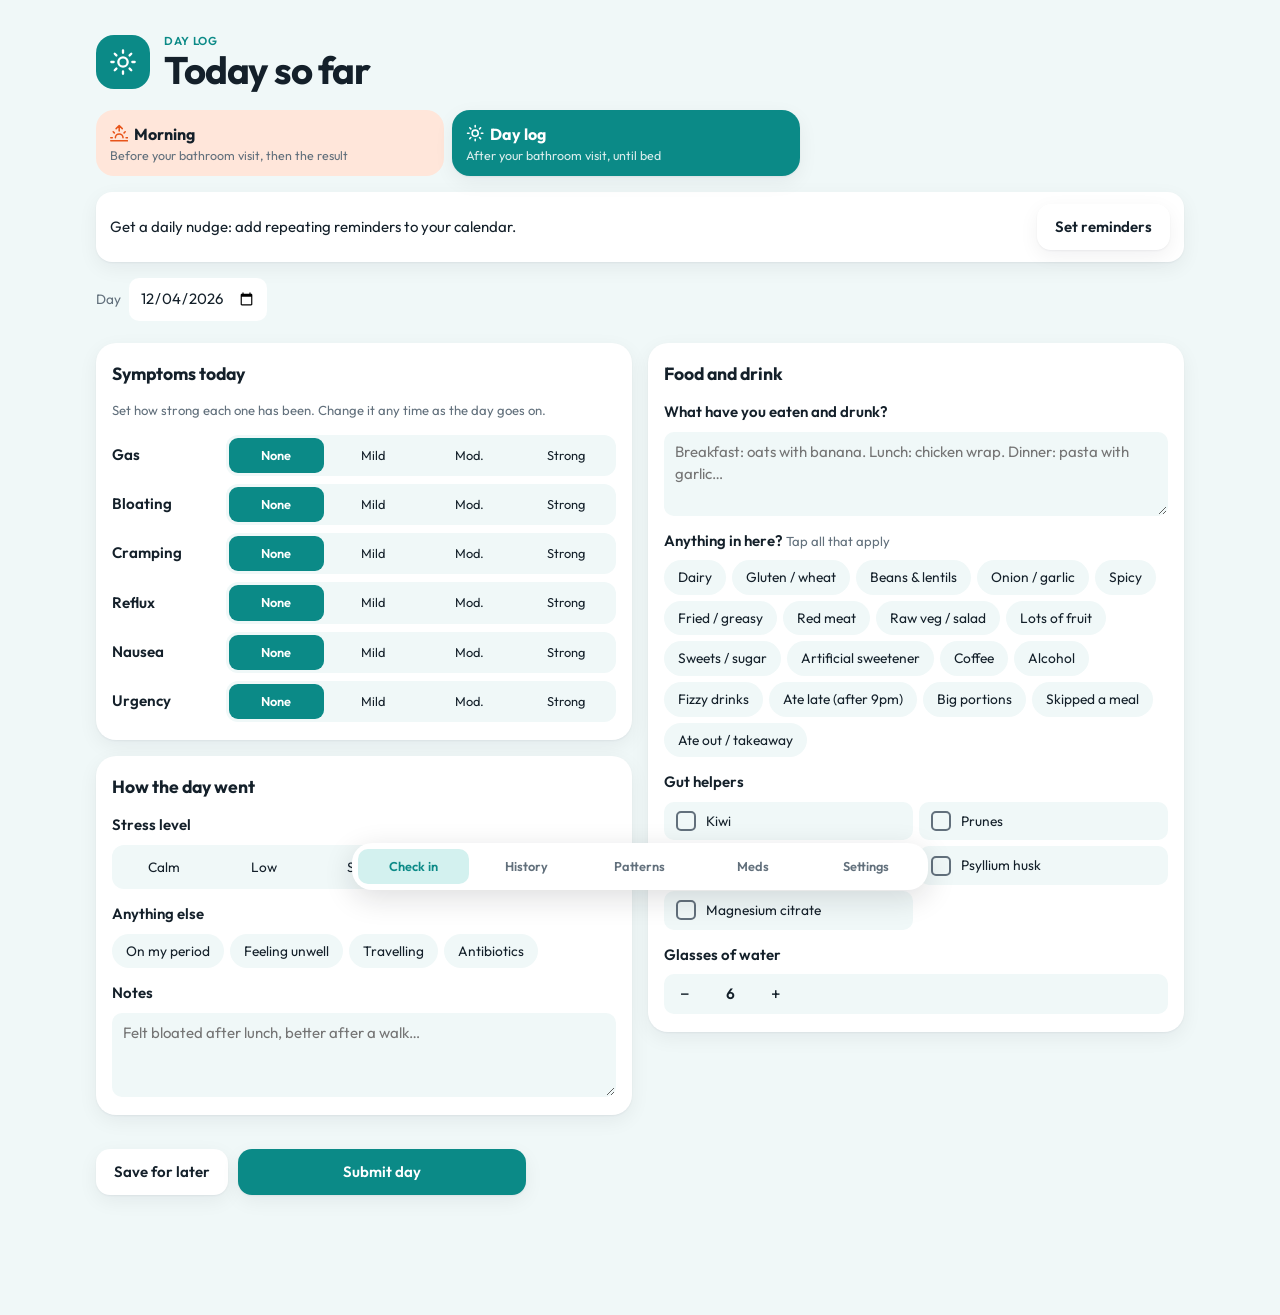
<file: index.html>
<!doctype html>
<html lang="en">
<head>
<meta charset="utf-8">
<meta name="viewport" content="width=device-width, initial-scale=1, viewport-fit=cover">
<meta name="theme-color" content="#0b8a87">
<meta name="apple-mobile-web-app-capable" content="yes">
<meta name="apple-mobile-web-app-title" content="Digestiv">
<link rel="manifest" href="manifest.webmanifest">
<link rel="icon" href="icon.svg" type="image/svg+xml">
<link rel="apple-touch-icon" href="apple-touch-icon.png">
<style>:root{padding-top:env(safe-area-inset-top,0px)}</style>
<title>Digestiv</title>
<link rel="preconnect" href="https://fonts.googleapis.com">
<link rel="preconnect" href="https://fonts.gstatic.com" crossorigin>
<link rel="stylesheet" href="https://fonts.googleapis.com/css2?family=Bricolage+Grotesque:opsz,wght@12..96,500;12..96,700&family=Figtree:wght@400;500;600&display=swap">
<style>
/* Layout: one phone-width column; sticky tab bar at the bottom; check-in is a stack of quiet sections */
:root {
  --bg: #f1f4ee;
  --surface: #ffffff;
  --ink: #1d2a23;
  --muted: #5d6c64;
  --line: #d7dfd5;
  --accent: #2c6a55;
  --accent-ink: #ffffff;
  --accent-soft: #dbeae2;
  --s1: #c2553a; --s2: #d68a3c; --s3: #c3a63a; --s4: #74a257; --s5: #36845e;
  --display: "Bricolage Grotesque", "Avenir Next", "Segoe UI", system-ui, sans-serif;
  --body: "Figtree", "Helvetica Neue", "Segoe UI", system-ui, sans-serif;
}
@media (prefers-color-scheme: dark) {
  :root:not([data-theme="light"]) {
    --bg: #111814; --surface: #19221d; --ink: #e3ebe5; --muted: #98a99f; --line: #2a362f;
    --accent: #7cc4a4; --accent-ink: #0f1a14; --accent-soft: #1e382c;
    --s1: #e0775c; --s2: #e4a35a; --s3: #d8c25a; --s4: #92c174; --s5: #5cb486;
    color-scheme: dark;
  }
}
:root[data-theme="dark"] {
  --bg: #111814; --surface: #19221d; --ink: #e3ebe5; --muted: #98a99f; --line: #2a362f;
  --accent: #7cc4a4; --accent-ink: #0f1a14; --accent-soft: #1e382c;
  --s1: #e0775c; --s2: #e4a35a; --s3: #d8c25a; --s4: #92c174; --s5: #5cb486;
  color-scheme: dark;
}
* { box-sizing: border-box; }
[hidden] { display: none !important; }
html, body { background: var(--bg); color: var(--ink); }
body { margin: 0; font: 15px/1.5 var(--body); -webkit-font-smoothing: antialiased; }
.wrap { max-width: 34rem; margin: 0 auto; padding-inline: 16px; padding-block: 20px 110px; }
h1, h2, h3 { font-family: var(--display); text-wrap: balance; margin: 0; }
h1 { font-size: 1.9rem; font-weight: 700; letter-spacing: -0.02em; }
h2 { font-size: 1.15rem; font-weight: 700; }
h3 { font-size: 0.95rem; font-weight: 500; }
.eyebrow { font-size: 0.72rem; text-transform: uppercase; letter-spacing: 0.08em; color: var(--muted); font-weight: 600; }
.muted { color: var(--muted); }
.small { font-size: 0.85rem; }
header.top { display: flex; align-items: end; justify-content: space-between; gap: 12px; margin-bottom: 18px; flex-wrap: wrap; }
.datebox { display: flex; align-items: center; gap: 8px; }
input[type="date"], input[type="time"], input[type="number"], textarea {
  font: inherit; color: var(--ink); background: var(--surface); border: 1px solid var(--line);
  border-radius: 10px; padding: 8px 10px;
}
textarea { width: 100%; min-height: 84px; resize: vertical; }
:focus-visible { outline: 2px solid var(--accent); outline-offset: 2px; }

.banner { background: var(--accent-soft); border-radius: 12px; padding: 12px 14px; margin-bottom: 16px; display: flex; gap: 10px; align-items: center; justify-content: space-between; flex-wrap: wrap; }
.banner p { margin: 0; }

section.block { padding-block: 18px; border-top: 1px solid var(--line); display: grid; gap: 14px; }
section.block:first-of-type { border-top: 0; padding-top: 4px; }
.q { display: grid; gap: 8px; }
.q > label, .q > .label { font-weight: 600; }
.hint { font-size: 0.82rem; color: var(--muted); font-weight: 400; }

.seg { display: grid; grid-auto-flow: column; grid-auto-columns: 1fr; gap: 4px; }
.seg button, .chip, .btn, .tab {
  font: inherit; cursor: pointer; border: 1px solid var(--line); background: var(--surface); color: var(--ink);
}
.seg button { padding: 9px 4px; border-radius: 9px; font-size: 0.85rem; min-width: 0; }
.seg button[aria-pressed="true"] { background: var(--accent); color: var(--accent-ink); border-color: var(--accent); font-weight: 600; }
.seg.score button[aria-pressed="true"][data-v="1"] { background: var(--s1); border-color: var(--s1); color: #fff; }
.seg.score button[aria-pressed="true"][data-v="2"] { background: var(--s2); border-color: var(--s2); color: #fff; }
.seg.score button[aria-pressed="true"][data-v="3"] { background: var(--s3); border-color: var(--s3); color: #1d2a23; }
.seg.score button[aria-pressed="true"][data-v="4"] { background: var(--s4); border-color: var(--s4); color: #fff; }
.seg.score button[aria-pressed="true"][data-v="5"] { background: var(--s5); border-color: var(--s5); color: #fff; }
.seg.score button span { display: block; font-size: 0.7rem; opacity: 0.85; }


.chips { display: flex; flex-wrap: wrap; gap: 6px; }
.chip { border-radius: 999px; padding: 6px 12px; font-size: 0.86rem; }
.chip .box { display: none; }
.checks { display: grid; grid-template-columns: repeat(2, minmax(0, 1fr)); gap: 6px; }
.checks .chip { border-radius: 10px; padding: 9px 12px; display: flex; align-items: center; gap: 10px; text-align: left; }
.checks .chip .box { display: inline-grid; place-items: center; flex: none; width: 20px; height: 20px; border: 2px solid var(--muted); border-radius: 5px; }
.checks .chip[aria-pressed="true"] .box { background: var(--accent); border-color: var(--accent); }
.checks .chip[aria-pressed="true"] .box::after { content: ""; width: 5px; height: 10px; border: solid var(--accent-ink); border-width: 0 2px 2px 0; transform: translate(0, -1px) rotate(45deg); }
.chip[aria-pressed="true"] { background: var(--accent-soft); border-color: var(--accent); color: var(--ink); font-weight: 600; }

.bristol { display: grid; grid-template-columns: repeat(7, minmax(0, 1fr)); gap: 4px; }
.bristol button { padding: 8px 2px; border-radius: 9px; font-weight: 600; }
.bristol-desc { font-size: 0.82rem; color: var(--muted); min-height: 1.3em; }

.stepper { display: inline-flex; align-items: center; gap: 0; border: 1px solid var(--line); border-radius: 10px; overflow: hidden; background: var(--surface); }
.stepper button { font: inherit; border: 0; background: transparent; color: var(--ink); width: 40px; height: 38px; cursor: pointer; font-size: 1.1rem; }
.stepper output { min-width: 3.2rem; text-align: center; font-variant-numeric: tabular-nums; font-weight: 600; }
.row { display: flex; gap: 18px; flex-wrap: wrap; align-items: center; }
.row .q { flex: 1 1 9rem; }

.btn { border-radius: 11px; padding: 10px 16px; font-weight: 600; }
.btn.primary { background: var(--accent); color: var(--accent-ink); border-color: var(--accent); }
.btn.quiet { background: transparent; }
.btn.danger { color: var(--s1); border-color: var(--s1); background: transparent; }
.savebar { display: flex; gap: 10px; align-items: center; flex-wrap: wrap; padding-top: 18px; border-top: 1px solid var(--line); }
.toast { color: var(--accent); font-weight: 600; }

nav.tabs {
  position: fixed; left: 0; right: 0; bottom: 0; z-index: 5;
  background: var(--surface); border-top: 1px solid var(--line);
  padding: 6px 8px calc(6px + env(safe-area-inset-bottom, 0px));
  display: grid; grid-template-columns: repeat(5, 1fr); gap: 2px;
}
.tab { border: 0; background: transparent; padding: 8px 2px; border-radius: 10px; font-size: 0.8rem; white-space: nowrap; color: var(--muted); font-weight: 600; }
.tab[aria-selected="true"] { color: var(--accent); background: var(--accent-soft); }

.pill { width: 3rem; height: 3rem; border-radius: 12px; display: grid; place-items: center; font-family: var(--display); font-weight: 700; font-size: 1.3rem; color: #fff; }
.pill[data-v="3"] { color: #1d2a23; }
.pill[data-v="0"] { background: var(--line); color: var(--muted); }

.chart { width: 100%; height: auto; display: block; }
.factor { display: grid; grid-template-columns: minmax(0, 1fr) 7rem 3.2rem; gap: 10px; align-items: center; padding-block: 7px; border-top: 1px solid var(--line); font-size: 0.9rem; }
.factor:first-child { border-top: 0; }
.factor .n { font-size: 0.75rem; color: var(--muted); }
.bar { position: relative; height: 10px; background: var(--line); border-radius: 5px; }
.bar i { position: absolute; top: 0; bottom: 0; border-radius: 5px; }
.bar::after { content: ""; position: absolute; left: 50%; top: -3px; bottom: -3px; width: 1px; background: var(--muted); }
.delta { text-align: right; font-variant-numeric: tabular-nums; font-weight: 600; }
.card { background: var(--surface); border: 1px solid var(--line); border-radius: 14px; padding: 14px; display: grid; gap: 10px; }
.stack { display: grid; gap: 16px; }
.example-tag { display: inline-block; font-size: 0.72rem; font-weight: 600; text-transform: uppercase; letter-spacing: 0.06em; background: var(--s3); color: #1d2a23; border-radius: 6px; padding: 2px 7px; }
.confirm { display: flex; gap: 8px; flex-wrap: wrap; align-items: center; }

.switch { display: grid; grid-template-columns: repeat(2, minmax(0, 1fr)); gap: 6px; margin-bottom: 16px; }
.switch button { font: inherit; cursor: pointer; text-align: left; border: 1px solid var(--line); background: var(--surface); color: var(--ink); border-radius: 12px; padding: 10px 12px; display: grid; gap: 2px; min-width: 0; }
.switch b { font-family: var(--display); font-size: 1rem; display: flex; align-items: center; }
.ico { display: inline-grid; flex: none; width: 1.15em; height: 1.15em; margin-right: 6px; }
.ico svg, .emblem svg { width: 100%; height: 100%; display: block; }
.emblem { display: none; }
header.top .titles { flex: 1; min-width: 0; }
.half .label { display: flex; align-items: center; font-weight: 700; }
.switch .status { justify-self: start; margin-top: 4px; }
.switch span { font-size: 0.78rem; color: var(--muted); line-height: 1.3; }
.switch button[aria-selected="true"] { border-color: var(--accent); background: var(--accent-soft); box-shadow: inset 0 0 0 1px var(--accent); }
.formhead { display: flex; gap: 10px; align-items: center; flex-wrap: wrap; justify-content: space-between; padding-bottom: 6px; }
.formhead .datebox { display: flex; align-items: center; gap: 8px; }
.status { font-size: 0.75rem; font-weight: 600; border-radius: 999px; padding: 3px 10px; background: var(--line); color: var(--muted); white-space: nowrap; }
.status:empty { display: none; }
.status[data-state="draft"] { background: color-mix(in srgb, var(--s3) 35%, var(--surface)); color: var(--ink); }
.status[data-state="submitted"] { background: var(--accent-soft); color: var(--accent); }
.sym { display: grid; grid-template-columns: minmax(0, 6.5rem) minmax(0, 1fr); gap: 8px 10px; align-items: center; }
.sym .name { font-size: 0.95rem; font-weight: 600; }
.sym .seg button { padding: 8px 2px; font-size: 0.8rem; }
.linkish, .toast button { font: inherit; color: var(--accent); background: none; border: 0; text-decoration: underline; cursor: pointer; padding: 0; font-weight: 600; }
.med { display: grid; grid-template-columns: minmax(0, 1fr) auto; gap: 4px 10px; align-items: center; padding-block: 10px; border-top: 1px solid var(--line); }
.med:first-child { border-top: 0; }
.med .info { min-width: 0; display: grid; gap: 2px; }
.med .info .tags { font-size: 0.82rem; color: var(--muted); overflow-wrap: anywhere; }
.med .acts { display: flex; gap: 6px; }
.med .acts .btn { padding: 7px 12px; font-size: 0.85rem; }
.field { display: grid; gap: 4px; }
.field label { font-weight: 600; font-size: 0.9rem; }
.field input[type="text"] { font: inherit; color: var(--ink); background: var(--surface); border: 1px solid var(--line); border-radius: 10px; padding: 8px 10px; width: 100%; }
.grid2 { display: grid; grid-template-columns: repeat(auto-fit, minmax(9rem, 1fr)); gap: 10px; }
.cycle { display: grid; grid-template-columns: repeat(2, minmax(0, 1fr)); gap: 8px; padding-block: 10px; border-top: 1px solid var(--line); }
.cycle:first-child { border-top: 0; }
.half { font: inherit; color: inherit; text-align: left; background: var(--surface); border: 1px solid var(--line); border-radius: 12px; padding: 10px; display: grid; gap: 4px; align-content: start; cursor: pointer; min-width: 0; }
div.half { cursor: default; border-style: dashed; background: transparent; }
.half .head { display: flex; flex-wrap: wrap; align-items: center; gap: 4px 8px; justify-content: space-between; }
.half .tags { font-size: 0.8rem; color: var(--muted); overflow-wrap: anywhere; }
.pill.sm { width: 2rem; height: 2rem; font-size: 1rem; border-radius: 9px; flex: none; }
@media (prefers-reduced-motion: no-preference) { .btn, .chip, .seg button, .tab, .switch button { transition: background-color .15s, border-color .15s; } }
</style>
</head>
<body>
<link rel="stylesheet" href="https://fonts.googleapis.com/css2?family=Outfit:wght@400;500;600;700&display=swap">
<style>
/* Lagoon theme (chosen 2026-10-03) */
/* Sunrise & Lagoon: tangerine mornings, teal days. */
:root {
  --bg: #f4f6f7; --surface: #ffffff; --ink: #14202a; --muted: #62707c; --line: #e3e8ec;
  --m: #e8541a; --m-soft: #ffe6da; --m-ink: #ffffff; --m-bg: #fff5ef;
  --d: #0b8a87; --d-soft: #d3f1ef; --d-ink: #ffffff; --d-bg: #f0f8f8;
  --brand: #0b8a87; --brand-soft: #d3f1ef; --brand-ink: #ffffff;
  --display: "Outfit", "Avenir Next", system-ui, sans-serif; --body: "Outfit", "Avenir Next", system-ui, sans-serif;
}
@media (prefers-color-scheme: dark) { :root:not([data-theme="light"]) {
  --bg: #0f1417; --surface: #182026; --ink: #e9eef1; --muted: #93a1ab; --line: #26313a;
  --m: #ff8a5c; --m-soft: #3a2218; --m-ink: #1a0d07; --m-bg: #16110f;
  --d: #3ccfc9; --d-soft: #12312f; --d-ink: #04201f; --d-bg: #0d1615;
  --brand: #3ccfc9; --brand-soft: #12312f; --brand-ink: #04201f; color-scheme: dark; } }
:root[data-theme="dark"] {
  --bg: #0f1417; --surface: #182026; --ink: #e9eef1; --muted: #93a1ab; --line: #26313a;
  --m: #ff8a5c; --m-soft: #3a2218; --m-ink: #1a0d07; --m-bg: #16110f;
  --d: #3ccfc9; --d-soft: #12312f; --d-ink: #04201f; --d-bg: #0d1615;
  --brand: #3ccfc9; --brand-soft: #12312f; --brand-ink: #04201f; color-scheme: dark; }

/* Pop base: clean white cards; each part of the check-in owns a colour (morning warm, day cool) that tints the page, controls and buttons. Palette files set --m*, --d*, --brand. */
:root { --accent: var(--brand); --accent-soft: var(--brand-soft); --accent-ink: var(--brand-ink); --shadow: 0 1px 2px rgba(20, 20, 30, .05), 0 6px 20px rgba(20, 20, 30, .06); }
body[data-part="morning"], .switch [data-part="morning"], .half.morning { --accent: var(--m); --accent-soft: var(--m-soft); --accent-ink: var(--m-ink); }
body[data-part="day"], .switch [data-part="day"], .half.day { --accent: var(--d); --accent-soft: var(--d-soft); --accent-ink: var(--d-ink); }
body[data-part="morning"] { --bg: var(--m-bg); }
body[data-part="day"] { --bg: var(--d-bg); }
@media (prefers-reduced-motion: no-preference) { body { transition: background-color .25s; } }
h1 { font-size: 2rem; font-weight: 700; letter-spacing: -0.03em; line-height: 1.1; }
h2 { font-size: 1.1rem; font-weight: 700; }
header.top { align-items: center; justify-content: flex-start; gap: 14px; }
.emblem { display: grid; flex: none; width: 54px; height: 54px; padding: 13px; border-radius: 18px; background: var(--accent); color: var(--accent-ink); }
.emblem:empty { display: none; }
.eyebrow { color: var(--accent); letter-spacing: 0.06em; }
.switch { gap: 8px; }
.switch button { border: 0; background: var(--accent-soft); color: var(--ink); border-radius: 18px; padding: 12px 14px; }
.switch button .ico { color: var(--accent); }
.switch button[aria-selected="true"] { background: var(--accent); color: var(--accent-ink); box-shadow: var(--shadow); }
.switch button[aria-selected="true"] .ico, .switch button[aria-selected="true"] span { color: inherit; }
.switch button[aria-selected="true"] span { opacity: .85; }
.switch button[aria-selected="true"] .status { background: color-mix(in srgb, var(--accent-ink) 22%, transparent); color: inherit; }
.wrap form { display: grid; gap: 12px; }
section.block, section.block:first-of-type { background: var(--surface); border: 0; border-radius: 20px; padding: 18px 16px; box-shadow: var(--shadow); }
.savebar { border-top: 0; }
.seg { background: var(--bg); border-radius: 12px; padding: 3px; gap: 2px; }
.seg button { background: transparent; border: 0; border-radius: 9px; }
.seg button[aria-pressed="true"] { background: var(--accent); color: var(--accent-ink); }
.chip { border: 0; background: var(--bg); padding: 7px 14px; }
.chip[aria-pressed="true"] { background: var(--accent); color: var(--accent-ink); }
.checks .chip { background: var(--bg); }
.checks .chip[aria-pressed="true"] .box { background: var(--accent-ink); border-color: var(--accent-ink); }
.checks .chip[aria-pressed="true"] .box::after { border-color: var(--accent); }
.stepper, textarea, input[type="date"], input[type="time"], .field input[type="text"] { background: var(--bg); border-color: transparent; }
.formhead input[type="date"] { background: var(--surface); }
.banner { background: var(--surface); box-shadow: var(--shadow); border-radius: 16px; }
.btn { border: 0; border-radius: 14px; padding: 12px 18px; background: var(--surface); box-shadow: var(--shadow); }
.btn.primary { flex: 1; background: var(--accent); color: var(--accent-ink); }
.btn.danger { box-shadow: none; border: 1px solid var(--s1); }
.card { border: 0; box-shadow: var(--shadow); border-radius: 18px; }
.half { border: 0; box-shadow: var(--shadow); border-radius: 16px; }
div.half { box-shadow: none; border: 1.5px dashed var(--line); }
.half .label { color: var(--accent); }
.status[data-state="submitted"] { background: var(--accent-soft); color: var(--accent); }
nav.tabs { left: 12px; right: 12px; bottom: calc(10px + env(safe-area-inset-bottom, 0px)); padding: 6px; border: 0; border-radius: 20px; background: var(--surface); box-shadow: 0 8px 30px rgba(20, 20, 30, .14); }
.tab[aria-selected="true"] { background: var(--accent-soft); color: var(--accent); }
/* Desktop: use more of the window; check-in sections flow into two columns, other pages into a two-column grid. */
@media (min-width: 900px) {
  .wrap { max-width: 72rem; padding-inline: 32px; padding-block: 32px 120px; }
  h1 { font-size: 2.4rem; }
  .switch { max-width: 44rem; }
  .wrap form[data-part] { grid-template-columns: repeat(2, minmax(0, 1fr)); gap: 16px; align-items: start; }
  form[data-part] > .formhead, form[data-part] > #m-pair, form[data-part] > .savebar { grid-column: 1 / -1; }
  #form-day > section.block:nth-of-type(1) { grid-column: 1; grid-row: 2; }
  #form-day > section.block:nth-of-type(2) { grid-column: 2; grid-row: 2 / span 2; }
  #form-day > section.block:nth-of-type(3) { grid-column: 1; grid-row: 3; }
  .stack { grid-template-columns: repeat(2, minmax(0, 1fr)); align-items: start; }
  .wide { grid-column: 1 / -1; }
  .card.wide .chart { max-height: 260px; }
  .savebar .btn.primary { flex: 0 1 18rem; }
  #history-list { display: grid; grid-template-columns: repeat(2, minmax(0, 1fr)); column-gap: 28px; }
  #history-list .cycle:nth-child(2), #history-list .cycle:nth-child(3) { border-top: 0; }
  nav.tabs { left: 50%; right: auto; transform: translateX(-50%); width: min(36rem, calc(100% - 24px)); }
}
</style>

<div class="wrap">
  <header class="top">
    <span class="emblem" id="hdr-icon" aria-hidden="true"></span>
    <div class="titles">
      <div class="eyebrow" id="hdr-eyebrow">Daily check-in</div>
      <h1 id="hdr-title">Digestiv</h1>
    </div>
  </header>

  <!-- CHECK-IN -->
  <main id="view-checkin">
    <div class="switch" role="tablist" aria-label="Which part">
      <button type="button" role="tab" data-part="morning" aria-selected="false"><b><i class="ico" data-icon="morning"></i>Morning</b><span>Before your bathroom visit, then the result</span><em class="status" id="sw-morning"></em></button>
      <button type="button" role="tab" data-part="day" aria-selected="true"><b><i class="ico" data-icon="day"></i>Day log</b><span>After your bathroom visit, until bed</span><em class="status" id="sw-day"></em></button>
    </div>

    <div class="banner" id="reminder-banner" hidden>
      <p>Get a daily nudge: add repeating reminders to your calendar.</p>
      <button class="btn quiet" type="button" data-view="settings">Set reminders</button>
    </div>

    <!-- DAY LOG -->
    <form id="form-day" data-part="day" autocomplete="off">
      <div class="formhead">
        <div class="datebox"><label for="d-date" class="small muted">Day</label><input type="date" id="d-date"></div>
        <span class="status" id="d-status"></span>
      </div>

      <section class="block">
        <h2>Symptoms today</h2>
        <p class="hint" style="margin:0">Set how strong each one has been. Change it any time as the day goes on.</p>
        <div class="sym" id="symptoms"></div>
      </section>

      <section class="block">
        <h2>Food and drink</h2>
        <div class="q">
          <label for="d-food">What have you eaten and drunk?</label>
          <textarea id="d-food" data-text="food" placeholder="Breakfast: oats with banana. Lunch: chicken wrap. Dinner: pasta with garlic…"></textarea>
        </div>
        <div class="q">
          <div class="label">Anything in here? <span class="hint">Tap all that apply</span></div>
          <div class="chips" data-tags="food"></div>
        </div>
        <div class="q">
          <div class="label">Gut helpers</div>
          <div class="checks" data-tags="helpers"></div>
        </div>
        <div class="q">
          <div class="label">Glasses of water</div>
          <div class="stepper" data-field="water" data-step="1" data-min="0" data-max="20">
            <button type="button" data-d="-1" aria-label="Fewer">−</button><output>0</output><button type="button" data-d="1" aria-label="More">+</button>
          </div>
        </div>
      </section>

      <section class="block">
        <h2>How the day went</h2>
        <div class="q">
          <div class="label">Stress level</div>
          <div class="seg" data-field="stress" role="group" aria-label="Stress level">
            <button type="button" data-v="1">Calm</button><button type="button" data-v="2">Low</button><button type="button" data-v="3">Some</button><button type="button" data-v="4">High</button><button type="button" data-v="5">Very high</button>
          </div>
        </div>
        <div class="q">
          <div class="label">Anything else</div>
          <div class="chips" data-tags="other"></div>
        </div>
        <div class="q">
          <label for="d-notes">Notes</label>
          <textarea id="d-notes" data-text="notes" placeholder="Felt bloated after lunch, better after a walk…"></textarea>
        </div>
      </section>

      <div class="savebar">
        <button class="btn" type="button" data-save="day">Save for later</button>
        <button class="btn primary" type="submit" id="d-submit">Submit day</button>
        <span class="toast" id="d-toast" role="status"></span>
      </div>
    </form>

    <!-- MORNING -->
    <form id="form-morning" data-part="morning" autocomplete="off" hidden>
      <div class="formhead">
        <div class="datebox"><label for="m-date" class="small muted">Morning of</label><input type="date" id="m-date"></div>
        <span class="status" id="m-status"></span>
      </div>
      <p class="hint" id="m-pair" style="margin:0"></p>

      <section class="block">
        <h2>Before your bathroom visit</h2>
        <div class="q">
          <div class="label">Hours of sleep</div>
          <div class="stepper" data-field="sleepH" data-step="0.5" data-min="0" data-max="14">
            <button type="button" data-d="-1" aria-label="Less">−</button><output>7</output><button type="button" data-d="1" aria-label="More">+</button>
          </div>
        </div>
        <div class="q">
          <div class="label">Sleep quality</div>
          <div class="seg" data-field="sleepQ" role="group" aria-label="Sleep quality">
            <button type="button" data-v="1">Awful</button><button type="button" data-v="2">Poor</button><button type="button" data-v="3">Okay</button><button type="button" data-v="4">Good</button><button type="button" data-v="5">Great</button>
          </div>
        </div>
        <div class="q">
          <div class="label">This morning I…</div>
          <div class="chips" data-tags="morning"></div>
        </div>
        <div class="q">
          <div class="label">Stress this morning</div>
          <div class="seg" data-field="stressM" role="group" aria-label="Stress this morning">
            <button type="button" data-v="1">Calm</button><button type="button" data-v="2">Low</button><button type="button" data-v="3">Some</button><button type="button" data-v="4">High</button><button type="button" data-v="5">Very high</button>
          </div>
        </div>
      </section>

      <section class="block">
        <h2>The result</h2>
        <div class="q">
          <label for="m-attempt">Bathroom visit at</label>
          <div class="row" style="gap:8px">
            <input type="time" id="m-attempt" data-text="attemptAt">
            <button class="btn quiet" type="button" data-now="1">Now</button>
          </div>
        </div>
        <div class="row">
          <div class="q">
            <div class="label">Bowel movements</div>
            <div class="stepper" data-field="bm" data-step="1" data-min="0" data-max="12">
              <button type="button" data-d="-1" aria-label="Fewer">−</button><output>0</output><button type="button" data-d="1" aria-label="More">+</button>
            </div>
          </div>
          <div class="q">
            <div class="label">Urgency</div>
            <div class="chips"><button type="button" class="chip" data-toggle="urgency">Had to rush</button></div>
          </div>
        </div>
        <div id="m-bm-detail" class="stack" style="gap:14px">
          <div class="q">
            <div class="label">Bristol stool type <span class="hint">(most typical)</span></div>
            <div class="bristol seg" data-field="bristol" role="group" aria-label="Bristol type"></div>
            <div class="bristol-desc" id="bristol-desc"></div>
          </div>
          <div class="q">
            <div class="label">Felt fully emptied afterwards?</div>
            <div class="seg" data-field="emptied" role="group" aria-label="Felt fully emptied">
              <button type="button" data-v="3">Yes</button><button type="button" data-v="2">Partly</button><button type="button" data-v="1">No</button>
            </div>
          </div>
        </div>
        <div class="q">
          <div class="label">How does your gut feel now?</div>
          <div class="seg score" data-field="overall" role="group" aria-label="Overall">
            <button type="button" data-v="1">1<span>Rough</span></button>
            <button type="button" data-v="2">2<span>Off</span></button>
            <button type="button" data-v="3">3<span>Okay</span></button>
            <button type="button" data-v="4">4<span>Good</span></button>
            <button type="button" data-v="5">5<span>Great</span></button>
          </div>
        </div>
        <div class="q">
          <label for="m-notes">Notes</label>
          <textarea id="m-notes" data-text="notes" placeholder="Took a while, needed a second try…"></textarea>
        </div>
      </section>

      <div class="savebar">
        <button class="btn" type="button" data-save="morning">Save for later</button>
        <button class="btn primary" type="submit" id="m-submit">Submit morning</button>
        <span class="toast" id="m-toast" role="status"></span>
      </div>
    </form>
  </main>

  <!-- HISTORY -->
  <main id="view-history" hidden>
    <div id="history-list"></div>
  </main>

  <!-- PATTERNS -->
  <main id="view-patterns" hidden>
    <div class="stack" id="patterns"></div>
  </main>

  <!-- MEDS -->
  <main id="view-meds" hidden>
    <div class="stack">
      <div class="card">
        <h2>Current medications</h2>
        <div id="meds-current"></div>
        <div class="row" style="gap:8px"><button class="linkish" type="button" id="med-add-open" hidden>+ Add medication</button><span class="toast small" id="med-msg" role="status"></span></div>
      </div>
      <form class="card" id="med-form" autocomplete="off">
        <h2 id="med-form-title">Add a medication</h2>
        <input type="hidden" id="med-id">
        <div class="field"><label for="med-name">Name</label><input type="text" id="med-name" placeholder="e.g. Omeprazole"></div>
        <div class="grid2">
          <div class="field"><label for="med-dose">Dose</label><input type="text" id="med-dose" placeholder="e.g. 20 mg"></div>
          <div class="field"><label for="med-sched">How often</label><input type="text" id="med-sched" placeholder="e.g. Daily"></div>
        </div>
        <div class="field"><label for="med-start">Started</label><input type="date" id="med-start"></div>
        <div class="field"><label for="med-notes">Notes</label><input type="text" id="med-notes" placeholder="What it's for, who prescribed it…"></div>
        <div class="row" style="gap:8px">
          <button class="btn primary" type="submit" id="med-save">Add medication</button>
          <button class="btn quiet" type="button" id="med-cancel" hidden>Cancel</button>
        </div>
      </form>
      <div class="card" id="meds-past-card" hidden>
        <h2>Past medications</h2>
        <div id="meds-past"></div>
      </div>
    </div>
  </main>

  <!-- SETTINGS -->
  <main id="view-settings" hidden>
    <div class="stack">
      <div class="card">
        <h2>Daily reminders</h2>
        <p class="muted small" style="margin:0">Each adds a repeating event with an alert to your phone's calendar, so you get a nudge even when the app is closed.</p>
        <div class="row">
          <label for="f-remind" class="small">Morning check-in at</label>
          <input type="time" id="f-remind" value="08:30">
          <button class="btn primary" type="button" id="ics-morning">Add to calendar</button>
        </div>
        <div class="row">
          <label for="f-remind-eve" class="small">Submit day log at</label>
          <input type="time" id="f-remind-eve" value="21:30">
          <button class="btn" type="button" id="ics-evening">Add to calendar</button>
        </div>
        <p class="muted small" id="frame-note" hidden style="margin:0">Downloads are blocked in this preview. Use the installed app to add reminders.</p>
        <p class="muted small" style="margin:0">If you've installed Digestiv to your home screen, its icon also shows a badge until you've submitted the morning check-in.</p>
      </div>
      <div class="card">
        <h2>Your data</h2>
        <p class="muted small" style="margin:0">Everything stays on this device. Export a backup now and then, or to share with a doctor.</p>
        <div class="row" style="gap:8px">
          <button class="btn" type="button" id="export-json">Export backup (JSON)</button>
          <button class="btn" type="button" id="export-csv">Export spreadsheet (CSV)</button>
          <label class="btn" for="import-file">Import backup</label>
          <input type="file" id="import-file" accept="application/json,.json" hidden>
        </div>
        <span class="toast small" id="data-msg" role="status"></span>
        <div class="confirm">
          <button class="btn danger" type="button" id="clear-btn">Delete all check-ins</button>
          <span id="clear-confirm" hidden class="confirm"><span class="small">Delete <b id="clear-count">0</b> logs and medications for good?</span>
            <button class="btn danger" type="button" id="clear-yes">Delete</button>
            <button class="btn quiet" type="button" id="clear-no">Keep</button></span>
        </div>
      </div>
    </div>
  </main>
</div>

<nav class="tabs" role="tablist">
  <button class="tab" role="tab" data-view="checkin" aria-selected="true">Check in</button>
  <button class="tab" role="tab" data-view="history" aria-selected="false">History</button>
  <button class="tab" role="tab" data-view="patterns" aria-selected="false">Patterns</button>
  <button class="tab" role="tab" data-view="meds" aria-selected="false">Meds</button>
  <button class="tab" role="tab" data-view="settings" aria-selected="false">Settings</button>
</nav>

<script>
(() => {
  // Storage: v2 keeps day logs and mornings separately. A day log for date D pairs with the morning of D+1.
  const KEY1 = "digestiv.entries.v1", KEY2 = "digestiv.v2";
  const SYMPTOMS = [["gas", "Gas"], ["bloating", "Bloating"], ["cramping", "Cramping"], ["reflux", "Reflux"], ["nausea", "Nausea"], ["urgency", "Urgency"]];
  const SYM_LABEL = Object.fromEntries(SYMPTOMS);
  const LEVELS = ["None", "Mild", "Mod.", "Strong"];
  const LEVEL_WORD = ["none", "mild", "moderate", "strong"];
  const blankSym = () => Object.fromEntries(SYMPTOMS.map(([k]) => [k, 0]));
  // Older day logs stored timed symptom taps; keep the strongest level per symptom.
  const symFromEvents = ev => { const o = blankSym(); (ev || []).forEach(x => { if (x.type in o) o[x.type] = Math.max(o[x.type], x.level || 1); }); return o; };
  const BRISTOL = [
    "Separate hard lumps (constipated)", "Lumpy and sausage-shaped (constipated)", "Sausage with cracks (normal)",
    "Smooth, soft sausage (ideal)", "Soft blobs with clear edges (lacking fibre)", "Mushy with ragged edges (mild diarrhoea)", "Watery, no solid pieces (diarrhoea)"
  ];
  const TAGS = {
    food: ["Dairy", "Gluten / wheat", "Beans & lentils", "Onion / garlic", "Spicy", "Fried / greasy", "Red meat", "Raw veg / salad", "Lots of fruit", "Sweets / sugar", "Artificial sweetener", "Coffee", "Alcohol", "Fizzy drinks", "Ate late (after 9pm)", "Big portions", "Skipped a meal", "Ate out / takeaway"],
    helpers: ["Kiwi", "Prunes", "Sunflower seeds", "Psyllium husk", "Magnesium citrate"],
    other: ["On my period", "Feeling unwell", "Travelling", "Antibiotics"],
    morning: ["Had coffee", "Exercised", "Went for a walk", "Bengal Spice", "Was rushed", "Stretched"]
  };
  const EMPTIED = ["", "No", "Partly", "Yes"];
  const ICONS = {
    morning: '<svg viewBox="0 0 24 24" fill="none" stroke="currentColor" stroke-width="2" stroke-linecap="round" stroke-linejoin="round"><path d="M17 18a5 5 0 0 0-10 0"/><path d="M12 2v7M4.2 10.2l1.4 1.4M1 18h2M21 18h2M18.4 11.6l1.4-1.4M23 22H1M8 6l4-4 4 4"/></svg>',
    day: '<svg viewBox="0 0 24 24" fill="none" stroke="currentColor" stroke-width="2" stroke-linecap="round" stroke-linejoin="round"><circle cx="12" cy="12" r="4"/><path d="M12 2v2M12 20v2M4.93 4.93l1.41 1.41M17.66 17.66l1.41 1.41M2 12h2M20 12h2M6.34 17.66l-1.41 1.41M19.07 4.93l-1.41 1.41"/></svg>'
  };
  const SCORE_WORD = ["", "Rough", "Off", "Okay", "Good", "Great"];

  // ---------- dates ----------
  const iso = d => { const z = new Date(d.getTime() - d.getTimezoneOffset() * 60000); return z.toISOString().slice(0, 10); };
  const today = () => iso(new Date());
  const parse = s => { const [y, m, d] = s.split("-").map(Number); return new Date(y, m - 1, d); };
  const addDays = (s, n) => { const d = parse(s); d.setDate(d.getDate() + n); return iso(d); };
  const fmtDay = s => parse(s).toLocaleDateString(undefined, { weekday: "short", day: "numeric", month: "short" });
  const weekday = s => parse(s).toLocaleDateString(undefined, { weekday: "short" });
  const hm = d => String(d.getHours()).padStart(2, "0") + ":" + String(d.getMinutes()).padStart(2, "0");
  const clone = o => JSON.parse(JSON.stringify(o));
  const esc = s => String(s).replace(/[&<>"]/g, c => ({ "&": "&amp;", "<": "&lt;", ">": "&gt;", '"': "&quot;" }[c]));

  // ---------- storage ----------
  let db = { days: {}, mornings: {}, meds: [] };
  function migrateV1(entries) {
    // v1 stored one entry per morning: the result plus what was eaten the day before.
    const out = { days: {}, mornings: {} };
    Object.values(entries || {}).forEach(e => {
      if (!e || !/^\d{4}-\d{2}-\d{2}$/.test(e.date || "")) return;
      const t = e.tags || {};
      out.mornings[e.date] = {
        date: e.date, sleepH: e.sleepH ?? 7, sleepQ: e.sleepQ ?? null, stressM: e.stressM ?? null, tags: { morning: t.morning || [] },
        attemptAt: "", bm: e.bm ?? 0, bristol: e.bristol ?? null, emptied: e.emptied ?? null, urgency: !!e.urgency, overall: e.overall ?? null,
        notes: e.notes || "", legacy: { bloating: e.bloating ?? 0, pain: e.pain ?? 0, gas: e.gas ?? 0, reflux: e.reflux ?? 0, nausea: e.nausea ?? 0 },
        status: "submitted", savedAt: e.savedAt || null
      };
      const prev = addDays(e.date, -1);
      const hasDay = e.food || (t.food || []).length || (t.helpers || []).length || (t.other || []).length || e.stressY;
      if (hasDay && !out.days[prev]) out.days[prev] = {
        date: prev, food: e.food || "", tags: { food: t.food || [], helpers: t.helpers || [], other: t.other || [] },
        water: e.water ?? 6, stress: e.stressY ?? null, sym: blankSym(), notes: "", status: "submitted", savedAt: e.savedAt || null
      };
    });
    return out;
  }
  function load() {
    try {
      const v2 = JSON.parse(localStorage.getItem(KEY2) || "null");
      if (v2 && v2.days) { db = { days: v2.days || {}, mornings: v2.mornings || {}, meds: v2.meds || [] }; return; }
    } catch {}
    try {
      const v1 = JSON.parse(localStorage.getItem(KEY1) || "null");
      if (v1 && Object.keys(v1).length) { db = Object.assign(migrateV1(v1), { meds: [] }); persist(); }  // v1 is left in place as a backup
    } catch {}
  }
  function persist() { try { localStorage.setItem(KEY2, JSON.stringify({ version: 2, days: db.days, mornings: db.mornings, meds: db.meds })); return true; } catch { return false; } }
  load();
  try { navigator.storage && navigator.storage.persist && navigator.storage.persist(); } catch {}

  const blankDay = d => ({ date: d, food: "", tags: { food: [], helpers: [], other: [] }, water: 6, stress: null, sym: blankSym(), meds: [], notes: "", status: null });
  function blankMorning(d) {
    const last = Object.values(db.mornings).filter(m => m.date < d).sort((a, b) => b.date.localeCompare(a.date))[0];
    return { date: d, sleepH: last ? last.sleepH : 7, sleepQ: null, stressM: null, tags: { morning: [] }, attemptAt: "", bm: 1, bristol: null, emptied: null, urgency: false, overall: null, notes: "", status: null };
  }
  const normDay = r => Object.assign(blankDay(r.date), r, { tags: Object.assign({ food: [], helpers: [], other: [] }, r.tags || {}), sym: Object.assign(blankSym(), r.sym || symFromEvents(r.events)), meds: r.meds || [] });
  const normMorning = r => Object.assign(blankMorning(r.date), r, { tags: Object.assign({ morning: [] }, r.tags || {}) });

  // ---------- build controls ----------
  const $ = s => document.querySelector(s), $$ = s => [...document.querySelectorAll(s)];
  $$("[data-icon]").forEach(i => i.innerHTML = ICONS[i.dataset.icon]);
  $("#symptoms").innerHTML = SYMPTOMS.map(([k, l]) => `<div class="name">${l}</div><div class="seg" data-sym="${k}" role="group" aria-label="${l}">${LEVELS.map((w, i) => `<button type="button" data-l="${i}">${w}</button>`).join("")}</div>`).join("");
  $(".bristol").innerHTML = BRISTOL.map((d, i) => `<button type="button" data-v="${i + 1}" title="${d}">${i + 1}</button>`).join("");
  $$("[data-tags]").forEach(box => {
    box.innerHTML = TAGS[box.dataset.tags].map(t => `<button type="button" class="chip" data-tag="${t}" aria-pressed="false"><span class="box" aria-hidden="true"></span>${t}</button>`).join("");
  });

  // ---------- form state ----------
  const S = { day: null, morning: null };
  let part = "day";
  const form = p => $("#form-" + p);
  const store = p => p === "day" ? db.days : db.mornings;
  const short = p => p === "day" ? "d" : "m";

  function render(p) {
    const f = form(p), st = S[p];
    f.querySelectorAll(".seg[data-field]").forEach(seg => {
      const v = st[seg.dataset.field];
      seg.querySelectorAll("button").forEach(b => b.setAttribute("aria-pressed", String(v !== null && v !== undefined && String(v) === b.dataset.v)));
    });
    f.querySelectorAll(".stepper").forEach(x => x.querySelector("output").textContent = st[x.dataset.field]);
    f.querySelectorAll("[data-tags]").forEach(box => box.querySelectorAll(".chip").forEach(c => c.setAttribute("aria-pressed", String((st.tags[box.dataset.tags] || []).includes(c.dataset.tag)))));
    f.querySelectorAll("[data-toggle]").forEach(b => b.setAttribute("aria-pressed", String(!!st[b.dataset.toggle])));
    f.querySelectorAll("[data-text]").forEach(t => { if (document.activeElement !== t) t.value = st[t.dataset.text] || ""; });
    if (p === "day") {
      $$("[data-sym]").forEach(seg => seg.querySelectorAll("button").forEach(b => b.setAttribute("aria-pressed", String(st.sym[seg.dataset.sym] === Number(b.dataset.l)))));
    }
    else {
      $("#m-bm-detail").hidden = st.bm === 0;
      $("#bristol-desc").textContent = st.bristol ? `Type ${st.bristol}: ${BRISTOL[st.bristol - 1]}` : "1 is hard lumps, 4 is smooth and soft, 7 is watery.";
    }
    renderStatus(p);
  }
  function statusOf(rec) { return !rec ? "" : rec.status === "submitted" ? "Submitted" : "Draft"; }
  function renderStatus(p) {
    const rec = store(p)[S[p].date], el = $(`#${short(p)}-status`);
    el.textContent = !rec ? "" : rec.status === "submitted" ? "Submitted" : `Draft · saved ${rec.savedAt ? hm(new Date(rec.savedAt)) : ""}`;
    el.dataset.state = rec ? rec.status : "";
    $(`#${short(p)}-submit`).textContent = rec && rec.status === "submitted" ? "Update" : (p === "day" ? "Submit day" : "Submit morning");
    // the switch shows today's state for each part
    [["day", db.days[today()]], ["morning", db.mornings[today()]]].forEach(([k, r]) => { const s = $("#sw-" + k); s.textContent = statusOf(r); s.dataset.state = r ? r.status : ""; });
  }
  // Save keeps a submitted record submitted; new records start as drafts.
  function save(p, status) {
    const st = S[p], rec = store(p)[st.date];
    if (p === "morning" && st.bm === 0) st.bristol = st.emptied = null;
    st.status = status || (rec && rec.status) || "draft";
    st.savedAt = new Date().toISOString();
    if (status === "submitted") st.submittedAt = st.savedAt;
    store(p)[st.date] = clone(st);
    const ok = persist();
    renderStatus(p); updateBadge();
    return ok;
  }
  let timer = null, pending = null;
  function autosave(p) { clearTimeout(timer); pending = p; timer = setTimeout(flush, 400); }
  function flush() { clearTimeout(timer); if (pending) { const p = pending; pending = null; save(p); } }
  const failMsg = "Couldn't save: this browser is blocking storage.";

  function openDay(d) { flush(); $("#d-date").value = d; S.day = db.days[d] ? normDay(clone(db.days[d])) : blankDay(d); $("#d-toast").textContent = ""; render("day"); setHeader(); }
  function openMorning(d) { flush(); $("#m-date").value = d; S.morning = db.mornings[d] ? normMorning(clone(db.mornings[d])) : blankMorning(d); $("#m-toast").textContent = ""; render("morning"); setHeader(); }

  function setHeader() {
    if ($("#view-checkin").hidden || !S.day || !S.morning) return;
    $("#hdr-icon").innerHTML = ICONS[part];
    document.body.dataset.part = part;
    if (part === "day") {
      const d = S.day.date;
      $("#hdr-eyebrow").textContent = "Day log";
      $("#hdr-title").textContent = d === today() ? "Today so far" : fmtDay(d);
    } else {
      const d = S.morning.date;
      $("#hdr-eyebrow").textContent = "Morning check-in";
      $("#hdr-title").textContent = d === today() ? "This morning" : `${fmtDay(d)}, morning`;
      const prev = addDays(d, -1);
      $("#m-pair").textContent = `This goes with your day log from ${fmtDay(prev)}${db.days[prev] ? "" : " (not logged)"}.`;
    }
  }
  function showPart(p) {
    flush();
    part = p;
    $("#form-day").hidden = p !== "day"; $("#form-morning").hidden = p !== "morning";
    $$(".switch button").forEach(b => b.setAttribute("aria-selected", String(b.dataset.part === p)));
    setHeader();
  }

  document.addEventListener("click", e => {
    const b = e.target.closest("button"); if (!b) return;
    if (b.dataset.medEdit) return editMed(b.dataset.medEdit);
    if (b.dataset.medStop) { const m = medById(b.dataset.medStop); if (m) { m.end = today(); persist(); renderMeds(); medMsg(`Moved ${m.name} to past medications.`); } return; }
    if (b.dataset.medRestart) { const m = medById(b.dataset.medRestart); if (m) { m.end = null; persist(); renderMeds(); medMsg(`${m.name} is current again.`); } return; }
    if (b.dataset.medDel) {
      if (pendingDel !== b.dataset.medDel) { pendingDel = b.dataset.medDel; b.textContent = "Tap again to delete"; return; }
      const m = medById(b.dataset.medDel); db.meds = db.meds.filter(x => x.id !== b.dataset.medDel); pendingDel = null; persist(); renderMeds(); if (m) medMsg(`Deleted ${m.name}.`); return;
    }
    const symSeg = b.closest("[data-sym]");
    if (symSeg) { S.day.sym[symSeg.dataset.sym] = Number(b.dataset.l); render("day"); autosave("day"); return; }
    const f = b.closest("form[data-part]"), p = f && f.dataset.part;
    if (p) {
      const st = S[p];
      const seg = b.closest(".seg[data-field]");
      if (seg && b.dataset.v !== undefined) { const k = seg.dataset.field, v = Number(b.dataset.v); st[k] = st[k] === v ? null : v; render(p); return autosave(p); }
      const sp = b.closest(".stepper");
      if (sp && b.dataset.d) {
        const k = sp.dataset.field, step = Number(sp.dataset.step);
        st[k] = Math.min(Number(sp.dataset.max), Math.max(Number(sp.dataset.min), Math.round((Number(st[k]) + step * Number(b.dataset.d)) * 2) / 2));
        render(p); return autosave(p);
      }
      if (b.dataset.tag) {
        const g = b.closest("[data-tags]").dataset.tags, arr = st.tags[g] = st.tags[g] || [], i = arr.indexOf(b.dataset.tag);
        i >= 0 ? arr.splice(i, 1) : arr.push(b.dataset.tag);
        render(p); return autosave(p);
      }
      if (b.dataset.toggle) { st[b.dataset.toggle] = !st[b.dataset.toggle]; render(p); return autosave(p); }
      if (b.dataset.now) { st.attemptAt = hm(new Date()); render(p); return autosave(p); }
      if (b.dataset.save) {
        flush();
        $(`#${short(p)}-toast`).textContent = save(p) ? "Saved. Come back any time to add more." : failMsg;
        return;
      }
    }
    if (b.dataset.part) return showPart(b.dataset.part);
    if (b.dataset.view) return show(b.dataset.view);
    if (b.dataset.openDay) { openDay(b.dataset.openDay); show("checkin"); return showPart("day"); }
    if (b.dataset.openMorning) { openMorning(b.dataset.openMorning); show("checkin"); return showPart("morning"); }
  });
  document.addEventListener("input", e => {
    const t = e.target, f = t.closest("form[data-part]");
    if (f && t.dataset.text) { S[f.dataset.part][t.dataset.text] = t.value; autosave(f.dataset.part); }
  });
  const clampDate = v => v > today() ? today() : v;
  $("#d-date").addEventListener("change", e => { if (e.target.value) openDay(clampDate(e.target.value)); });
  $("#m-date").addEventListener("change", e => { if (e.target.value) openMorning(clampDate(e.target.value)); });

  $("#form-day").addEventListener("submit", e => {
    e.preventDefault(); flush();
    const d = S.day.date;
    if (!save("day", "submitted")) { $("#d-toast").textContent = failMsg; return; }
    $("#d-toast").textContent = d === today() ? "Day submitted. Tomorrow morning, log how it went." : `Submitted ${fmtDay(d)}.`;
  });
  $("#form-morning").addEventListener("submit", e => {
    e.preventDefault(); flush();
    if (S.morning.overall === null || S.morning.overall === undefined) {
      $("#m-toast").textContent = "Pick how your gut feels now (1 to 5) first.";
      $('[data-field="overall"] button').focus(); return;
    }
    if (!save("morning", "submitted")) { $("#m-toast").textContent = failMsg; return; }
    $("#m-toast").innerHTML = S.morning.date === today() ? `Morning submitted. <button type="button" data-part="day">Start today's day log</button>` : `Submitted ${esc(fmtDay(S.morning.date))}.`;
  });

  // ---------- views ----------
  function show(v) {
    flush();
    $$("main").forEach(m => m.hidden = m.id !== "view-" + v);
    $$(".tab").forEach(t => t.setAttribute("aria-selected", String(t.dataset.view === v)));
    if (v === "checkin") setHeader();
    else {
      document.body.dataset.part = ""; $("#hdr-icon").innerHTML = ""; $("#hdr-eyebrow").textContent = "Digestiv"; $("#hdr-title").textContent = { history: "History", patterns: "Patterns", meds: "Medications", settings: "Settings" }[v]; }
    if (v === "history") renderHistory();
    if (v === "patterns") renderPatterns();
    if (v === "settings") $("#clear-confirm").hidden = true;
    if (v === "meds") { resetMedForm(); renderMeds(); }
    window.scrollTo(0, 0);
  }

  // ---------- medications ----------
  let pendingDel = null;
  const medById = id => db.meds.find(m => m.id === id);
  const medActiveOn = (m, d) => (!m.start || m.start <= d) && (!m.end || m.end >= d);
  const medMsg = t => $("#med-msg").textContent = t;
  function medRow(m, past) {
    const since = m.start ? `since ${fmtDay(m.start)}` : "";
    const meta = [m.dose, m.schedule, past ? `${m.start ? fmtDay(m.start) : "?"} to ${fmtDay(m.end)}` : since].filter(Boolean).map(esc).join(" · ");
    return `<div class="med"><div class="info"><b>${esc(m.name)}</b>${meta ? `<span class="tags">${meta}</span>` : ""}${m.notes ? `<span class="tags">${esc(m.notes)}</span>` : ""}</div>
      <div class="acts">${past
        ? `<button class="btn" type="button" data-med-restart="${m.id}">Restart</button><button class="btn danger" type="button" data-med-del="${m.id}">Delete</button>`
        : `<button class="btn" type="button" data-med-edit="${m.id}">Edit</button><button class="btn" type="button" data-med-stop="${m.id}">Stopped</button>`}</div></div>`;
  }
  function renderMeds() {
    pendingDel = null;
    const cur = db.meds.filter(m => !m.end || m.end > today()), past = db.meds.filter(m => m.end && m.end <= today());
    $("#meds-current").innerHTML = cur.length ? cur.map(m => medRow(m, false)).join("") : `<p class="muted small" style="margin:0">No medications yet. Add what you take below. Each one counts as taken as prescribed from its start date until you mark it stopped.</p>`;
    $("#meds-past-card").hidden = !past.length;
    $("#meds-past").innerHTML = past.map(m => medRow(m, true)).join("");
    if (!db.meds.length) setMedForm(false);
  }
  // With no medications the form is always shown; otherwise it opens on demand.
  function setMedForm(open) {
    const show = open || !db.meds.length;
    $("#med-form").hidden = !show;
    $("#med-add-open").hidden = show;
    $("#med-cancel").hidden = !(show && db.meds.length);
  }
  function resetMedForm() {
    $("#med-id").value = ""; ["name", "dose", "sched", "notes"].forEach(k => $("#med-" + k).value = ""); $("#med-start").value = today();
    $("#med-form-title").textContent = "Add a medication"; $("#med-save").textContent = "Add medication";
    setMedForm(false);
  }
  function editMed(id) {
    const m = medById(id); if (!m) return;
    $("#med-id").value = m.id; $("#med-name").value = m.name; $("#med-dose").value = m.dose || ""; $("#med-sched").value = m.schedule || ""; $("#med-start").value = m.start || ""; $("#med-notes").value = m.notes || "";
    $("#med-form-title").textContent = `Edit ${m.name}`; $("#med-save").textContent = "Save changes"; setMedForm(true); medMsg("");
    $("#med-form").scrollIntoView({ block: "start" }); $("#med-name").focus();
  }
  $("#med-cancel").addEventListener("click", () => { resetMedForm(); medMsg(""); });
  $("#med-add-open").addEventListener("click", () => { resetMedForm(); setMedForm(true); medMsg(""); $("#med-name").focus(); });
  $("#med-form").addEventListener("submit", e => {
    e.preventDefault();
    const name = $("#med-name").value.trim();
    if (!name) { medMsg("Enter the medication's name first."); $("#med-name").focus(); return; }
    const data = { name, dose: $("#med-dose").value.trim(), schedule: $("#med-sched").value.trim(), start: $("#med-start").value || null, notes: $("#med-notes").value.trim() };
    const id = $("#med-id").value, m = id && medById(id);
    if (m) Object.assign(m, data); else db.meds.push(Object.assign({ id: "med" + Date.now().toString(36), end: null }, data));
    medMsg(persist() ? (m ? `Saved ${name}.` : `Added ${name}.`) : failMsg);
    resetMedForm(); renderMeds(); render("day");
  });
  $("#med-start").max = today();

  function symSummary(day) {
    const sym = normDay(day).sym;
    const s = SYMPTOMS.filter(([k]) => sym[k] > 0).map(([k, l]) => `${l.toLowerCase()} ${LEVEL_WORD[sym[k]]}`);
    return s.length ? s.join(", ") : "No symptoms";
  }
  function renderHistory() {
    const keys = [...new Set([...Object.keys(db.days), ...Object.keys(db.mornings).map(m => addDays(m, -1))])].sort().reverse();
    const box = $("#history-list");
    if (!keys.length) { box.innerHTML = `<div class="card"><h2>Nothing logged yet</h2><p class="muted" style="margin:0">Each row pairs a day log with the morning after it. Tap either half to edit it.</p><div><button class="btn primary" type="button" data-view="checkin">Check in now</button></div></div>`; return; }
    box.innerHTML = `<p class="hint wide" style="margin:0 0 6px">Each row is a day and the morning after it. Tap to edit.</p>` + keys.map(D => {
      const day = db.days[D], M = addDays(D, 1), m = db.mornings[M];
      const dayHalf = day
        ? `<button class="half day" type="button" data-open-day="${D}"><span class="head"><b class="label"><i class="ico">${ICONS.day}</i>${fmtDay(D)}</b><em class="status" data-state="${day.status}">${statusOf(day)}</em></span>
            <span class="tags">${symSummary(day)}${day.stress ? ` · stress ${day.stress}/5` : ""}</span>
            ${[...(day.tags.food || []), ...(day.tags.helpers || [])].length ? `<span class="tags">${[...(day.tags.food || []), ...(day.tags.helpers || [])].join(" · ")}</span>` : ""}</button>`
        : `<button class="half day" type="button" data-open-day="${D}"><span class="head"><b class="label"><i class="ico">${ICONS.day}</i>${fmtDay(D)}</b></span><span class="tags">No day log. Tap to add one.</span></button>`;
      const mornHalf = M > today()
        ? `<div class="half morning"><b class="label"><i class="ico">${ICONS.morning}</i>${weekday(M)} morning</b><span class="tags">Tomorrow</span></div>`
        : m
          ? `<button class="half morning" type="button" data-open-morning="${M}"><span class="head"><b class="label"><i class="ico">${ICONS.morning}</i>${weekday(M)} morning</b>${m.overall ? `<span class="pill sm" data-v="${m.overall}" style="background:var(--s${m.overall})">${m.overall}</span>` : `<em class="status" data-state="${m.status}">${statusOf(m)}</em>`}</span>
              <span class="tags">${m.bm ? `${m.bm} BM${m.bm > 1 ? "s" : ""}${m.bristol ? ` · Bristol ${m.bristol}` : ""}${m.emptied ? ` · emptied: ${EMPTIED[m.emptied].toLowerCase()}` : ""}` : "No bowel movement"}</span>
              ${(m.tags.morning || []).length ? `<span class="tags">${m.tags.morning.join(" · ")}</span>` : ""}</button>`
          : `<button class="half morning" type="button" data-open-morning="${M}"><span class="head"><b class="label"><i class="ico">${ICONS.morning}</i>${weekday(M)} morning</b></span><span class="tags">Not logged. Tap to add.</span></button>`;
      return `<div class="cycle">${dayHalf}${mornHalf}</div>`;
    }).join("");
  }

  // ---------- patterns ----------
  function pairsOf(src) {
    return Object.values(src.mornings).filter(m => m.overall).sort((a, b) => a.date.localeCompare(b.date))
      .map(m => ({ m: normMorning(m), d: src.days[addDays(m.date, -1)] ? normDay(src.days[addDays(m.date, -1)]) : null }));
  }
  function sample() {
    // Example data for the empty state only; never saved.
    const out = { days: {}, mornings: {} }, rnd = (s => () => (s = (s * 9301 + 49297) % 233280) / 233280)(7);
    for (let i = 28; i >= 1; i--) {
      const M = addDays(today(), -i + 1), D = addDays(M, -1);
      const dairy = rnd() < .35, garlic = rnd() < .3, late = rnd() < .3, kiwi = rnd() < .45, walk = rnd() < .5, tea = rnd() < .5, stress = 1 + Math.floor(rnd() * 5);
      const gas = Math.min(3, Math.round(rnd() * 1.5 + (dairy ? 1.5 : 0)));
      let s = 3.8 - (dairy ? 1.1 : 0) - (garlic ? .7 : 0) - (late ? .5 : 0) + (kiwi ? .8 : 0) + (walk ? .5 : 0) + (tea ? .4 : 0) - (stress >= 4 ? .8 : 0) + (rnd() - .5);
      s = Math.max(1, Math.min(5, Math.round(s)));
      out.days[D] = { date: D, tags: { food: [dairy && "Dairy", garlic && "Onion / garlic", late && "Ate late (after 9pm)"].filter(Boolean), helpers: kiwi ? ["Kiwi"] : [], other: [] }, stress, water: 6, sym: Object.assign(blankSym(), { gas }) };
      out.mornings[M] = { date: M, overall: s, bm: s >= 3 ? 1 : (rnd() < .5 ? 1 : 0), emptied: s >= 4 ? 3 : s >= 3 ? 2 : 1, sleepH: 6 + Math.round(rnd() * 4) / 2, tags: { morning: [walk && "Went for a walk", tea && "Bengal Spice", "Had coffee"].filter(Boolean) } };
    }
    return out;
  }
  const avg = a => a.reduce((x, y) => x + y, 0) / a.length;
  function factors(P) {
    const rows = [], MIN = 3;
    const test = (label, pred, needDay) => {
      const pool = needDay ? P.filter(x => x.d) : P;
      const yes = pool.filter(pred).map(x => x.m.overall), no = pool.filter(x => !pred(x)).map(x => x.m.overall);
      if (yes.length >= MIN && no.length >= MIN) rows.push({ label, d: avg(yes) - avg(no), n: yes.length });
    };
    ["food", "helpers", "other"].forEach(g => TAGS[g].forEach(t => test(t, x => (x.d.tags[g] || []).includes(t), true)));
    SYMPTOMS.forEach(([k, l]) => test(`${l} during the day`, x => x.d.sym[k] > 0, true));
    test("A strong symptom during the day", x => Object.values(x.d.sym).some(v => v >= 3), true);
    // Listed medications count as taken as prescribed between their start and stop dates.
    db.meds.forEach(m => test(`On ${m.name}`, x => medActiveOn(m, addDays(x.m.date, -1))));
    test("High stress in the day (4 to 5)", x => x.d.stress >= 4, true);
    test("Under 5 glasses of water", x => x.d.water < 5, true);
    TAGS.morning.forEach(t => test(`${t} (morning)`, x => (x.m.tags.morning || []).includes(t)));
    test("High stress in the morning (4 to 5)", x => x.m.stressM >= 4);
    test("Under 6.5 hours of sleep", x => x.m.sleepH < 6.5);
    test("Poor sleep quality (1 to 2)", x => x.m.sleepQ && x.m.sleepQ <= 2);
    return rows.filter(r => Math.abs(r.d) >= 0.3).sort((a, b) => a.d - b.d);
  }
  function chart(P) {
    const days = 28, W = 340, H = 120, pad = { l: 22, r: 8, t: 10, b: 20 };
    const byDate = Object.fromEntries(P.map(x => [x.m.date, x.m]));
    const pts = [];
    for (let i = days - 1; i >= 0; i--) { const k = addDays(today(), -i); pts.push({ k, e: byDate[k], x: days - 1 - i }); }
    const X = i => pad.l + i * (W - pad.l - pad.r) / (days - 1), Y = v => pad.t + (5 - v) * (H - pad.t - pad.b) / 4;
    const grid = [1, 2, 3, 4, 5].map(v => `<line x1="${pad.l}" x2="${W - pad.r}" y1="${Y(v)}" y2="${Y(v)}" stroke="var(--line)" stroke-width="1"/><text x="${pad.l - 7}" y="${Y(v) + 4}" font-size="10" text-anchor="end" fill="var(--muted)">${v}</text>`).join("");
    const have = pts.filter(p => p.e);
    let path = "", seg = [];
    pts.forEach(p => { if (p.e) seg.push(`${X(p.x).toFixed(1)},${Y(p.e.overall).toFixed(1)}`); else if (seg.length) { path += "M" + seg.join("L"); seg = []; } });
    if (seg.length) path += "M" + seg.join("L");
    const dots = have.map(p => `<circle cx="${X(p.x)}" cy="${Y(p.e.overall)}" r="${p === have[have.length - 1] ? 4.5 : 3}" fill="var(--s${p.e.overall})" stroke="var(--surface)" stroke-width="1.5"/>`).join("");
    const lbl = i => parse(pts[i].k).toLocaleDateString(undefined, { day: "numeric", month: "short" });
    return `<svg class="chart" viewBox="0 0 ${W} ${H}" role="img" aria-label="Morning gut score over the last 4 weeks">${grid}
      <path d="${path}" fill="none" stroke="var(--accent)" stroke-width="2" stroke-linejoin="round" stroke-linecap="round" opacity=".55"/>${dots}
      <text x="${X(0)}" y="${H - 4}" font-size="10" fill="var(--muted)">${lbl(0)}</text><text x="${X(days - 1)}" y="${H - 4}" font-size="10" text-anchor="end" fill="var(--muted)">${lbl(days - 1)}</text></svg>`;
  }
  function renderPatterns() {
    const real = pairsOf(db), isExample = real.length < 5, P = isExample ? pairsOf(sample()) : real;
    const F = factors(P), bad = F.filter(r => r.d < 0), good = F.filter(r => r.d > 0).reverse();
    const row = r => {
      const w = Math.min(50, Math.abs(r.d) / 2 * 50);
      return `<div class="factor"><span>${r.label}<br><span class="n">${r.n} mornings</span></span>
        <span class="bar"><i style="${r.d < 0 ? `right:50%;width:${w}%;background:var(--s1)` : `left:50%;width:${w}%;background:var(--s5)`}"></i></span>
        <span class="delta" style="color:var(${r.d < 0 ? "--s1" : "--s5"})">${r.d > 0 ? "+" : "−"}${Math.abs(r.d).toFixed(1)}</span></div>`;
    };
    const last7 = P.filter(x => x.m.date > addDays(today(), -7)).map(x => x.m.overall);
    const recent14 = P.filter(x => x.m.date > addDays(today(), -14) && x.m.bm > 0 && x.m.emptied);
    const full = recent14.filter(x => x.m.emptied === 3).length;
    $("#patterns").innerHTML = `
      ${isExample ? `<div class="banner wide"><p><span class="example-tag">Example</span> These are made-up days to show how this page works. Your own patterns appear after 5 submitted mornings (you have ${real.length}).</p></div>` : ""}
      <div class="card wide"><div class="row" style="justify-content:space-between"><h2>Morning gut score, last 4 weeks</h2><span class="muted small">${last7.length ? `7 day average ${avg(last7).toFixed(1)}` : ""}</span></div>${chart(P)}
        ${recent14.length ? `<p class="muted small" style="margin:0">Fully emptied on ${full} of ${recent14.length} mornings with a bowel movement in the last 2 weeks.</p>` : ""}</div>
      <div class="card"><h2>Linked to worse mornings</h2><p class="muted small" style="margin:0">Your average morning score with it, compared with mornings without it. Food, helpers and symptoms are from the day before.</p>
        <div>${bad.length ? bad.map(row).join("") : `<p class="muted small">Nothing stands out yet.</p>`}</div></div>
      <div class="card"><h2>Linked to better mornings</h2>
        <div>${good.length ? good.map(row).join("") : `<p class="muted small">Nothing stands out yet.</p>`}</div></div>
      <p class="muted small wide">These are patterns, not proof. A factor needs at least 3 mornings with it and 3 without before it shows here, and the picture gets clearer over a few weeks. Worth bringing to a doctor or dietitian.</p>`;
  }

  // ---------- reminders (.ics) ----------
  const inFrame = (() => { try { return window.self !== window.top; } catch { return true; } })();
  $("#frame-note").hidden = !inFrame;
  try { const t = localStorage.getItem("digestiv.remind"); if (t) $("#f-remind").value = t; const t2 = localStorage.getItem("digestiv.remindEve"); if (t2) $("#f-remind-eve").value = t2; } catch {}
  function download(name, type, text) {
    const a = document.createElement("a");
    a.href = URL.createObjectURL(new Blob([text], { type })); a.download = name;
    document.body.appendChild(a); a.click(); setTimeout(() => { URL.revokeObjectURL(a.href); a.remove(); }, 1000);
  }
  function addReminder(time, key, summary, desc, hash) {
    try { localStorage.setItem(key, time); } catch {}
    const [h, m] = time.split(":");
    const d = today().replace(/-/g, ""), stamp = new Date().toISOString().replace(/[-:]/g, "").slice(0, 15) + "Z";
    const url = location.protocol.startsWith("http") && !inFrame ? location.href.split("#")[0] + "#" + hash : "";
    const ics = ["BEGIN:VCALENDAR", "VERSION:2.0", "PRODID:-//Digestiv//EN", "BEGIN:VEVENT",
      `UID:digestiv-${hash}-${stamp}@digestiv`, `DTSTAMP:${stamp}`, `DTSTART:${d}T${h}${m}00`, "DURATION:PT5M",
      "RRULE:FREQ=DAILY", `SUMMARY:${summary}`, `DESCRIPTION:${desc}${url ? "\\n" + url : ""}`,
      ...(url ? [`URL:${url}`] : []), "BEGIN:VALARM", "ACTION:DISPLAY", `DESCRIPTION:${summary}`, "TRIGGER:PT0M", "END:VALARM",
      "END:VEVENT", "END:VCALENDAR"].join("\r\n");
    download(`digestiv-${hash}-reminder.ics`, "text/calendar", ics);
    try { localStorage.setItem("digestiv.reminderSet", "1"); } catch {}
    $("#reminder-banner").hidden = true;
  }
  $("#ics-morning").addEventListener("click", () => addReminder($("#f-remind").value || "08:30", "digestiv.remind", "Digestiv morning check-in", "Log your morning before and after your bathroom visit.", "morning"));
  $("#ics-evening").addEventListener("click", () => addReminder($("#f-remind-eve").value || "21:30", "digestiv.remindEve", "Digestiv: submit your day log", "Finish and submit today's day log.", "day"));
  try { $("#reminder-banner").hidden = !!localStorage.getItem("digestiv.reminderSet"); } catch { $("#reminder-banner").hidden = false; }

  // ---------- data ----------
  const msg = t => $("#data-msg").textContent = t;
  $("#export-json").addEventListener("click", () => { flush(); download(`digestiv-backup-${today()}.json`, "application/json", JSON.stringify({ app: "digestiv", version: 2, days: db.days, mornings: db.mornings, meds: db.meds }, null, 2)); });
  $("#export-csv").addEventListener("click", () => {
    flush();
    const q = v => { v = v === null || v === undefined ? "" : String(v); return /[",\n]/.test(v) ? `"${v.replace(/"/g, '""')}"` : v; };
    const cols = ["day", "day_status", "food", "food_tags", "helpers", "other_tags", "medications", "water", "stress_day", ...SYMPTOMS.map(s => s[0]), "day_notes",
      "morning", "morning_status", "sleep_hours", "sleep_quality", "morning_tags", "stress_morning", "visit_time", "bowel_movements", "bristol", "emptied", "urgency", "gut_score", "morning_notes"];
    const keys = [...new Set([...Object.keys(db.days), ...Object.keys(db.mornings).map(m => addDays(m, -1))])].sort();
    const rows = keys.map(D => {
      const d = db.days[D] ? normDay(db.days[D]) : null, M = addDays(D, 1), m = db.mornings[M] ? normMorning(db.mornings[M]) : null;
      return [D, d && d.status, d && d.food, d && d.tags.food.join("; "), d && d.tags.helpers.join("; "), d && d.tags.other.join("; "), db.meds.filter(m => medActiveOn(m, D)).map(m => m.name).join("; "), d && d.water, d && d.stress,
        ...SYMPTOMS.map(([k]) => d ? LEVEL_WORD[d.sym[k]] : ""), d && d.notes,
        m ? M : "", m && m.status, m && m.sleepH, m && m.sleepQ, m && m.tags.morning.join("; "), m && m.stressM, m && m.attemptAt, m && m.bm, m && m.bristol,
        m && (EMPTIED[m.emptied] || ""), m && (m.urgency ? "yes" : ""), m && m.overall, m && m.notes].map(q).join(",");
    });
    download(`digestiv-${today()}.csv`, "text/csv", [cols.join(","), ...rows].join("\n"));
  });
  $("#import-file").addEventListener("change", async e => {
    const f = e.target.files[0]; if (!f) return;
    try {
      const data = JSON.parse(await f.text());
      const inc = data.days || data.mornings ? { days: data.days || {}, mornings: data.mornings || {} } : migrateV1(data.entries);
      const ok = k => /^\d{4}-\d{2}-\d{2}$/.test(k);
      let n = 0;
      Object.entries(inc.days).forEach(([k, v]) => { if (ok(k) && v) { db.days[k] = v; n++; } });
      Object.entries(inc.mornings).forEach(([k, v]) => { if (ok(k) && v) { db.mornings[k] = v; n++; } });
      (data.meds || []).forEach(m => { if (m && m.id && m.name) { const i = db.meds.findIndex(x => x.id === m.id); i >= 0 ? db.meds[i] = m : db.meds.push(m); n++; } });
      if (!n) throw new Error();
      persist(); msg(`Imported ${n} logs.`); updateBadge();
      openDay(S.day.date); openMorning(S.morning.date);
    } catch { msg("That file isn't a Digestiv backup. Choose a .json file exported from this app."); }
    e.target.value = "";
  });
  $("#clear-btn").addEventListener("click", () => { $("#clear-count").textContent = Object.keys(db.days).length + Object.keys(db.mornings).length + db.meds.length; $("#clear-confirm").hidden = false; });
  $("#clear-no").addEventListener("click", () => $("#clear-confirm").hidden = true);
  $("#clear-yes").addEventListener("click", () => {
    clearTimeout(timer); pending = null;
    db = { days: {}, mornings: {}, meds: [] }; persist();
    try { localStorage.removeItem(KEY1); } catch {}
    $("#clear-confirm").hidden = true; msg("All logs deleted."); updateBadge();
    openDay(today()); openMorning(today());
  });

  // ---------- badge, day rollover, offline ----------
  function updateBadge() {
    try { if ("setAppBadge" in navigator) (db.mornings[today()] && db.mornings[today()].status === "submitted") ? navigator.clearAppBadge() : navigator.setAppBadge(1); } catch {}
  }
  const defaultPart = () => (new Date().getHours() < 12 && !(db.mornings[today()] && db.mornings[today()].status === "submitted")) ? "morning" : "day";
  // Drafts from earlier days submit themselves once the day is over. A morning needs its gut score first.
  function autoSubmit() {
    flush();
    const t = today(), now = new Date().toISOString();
    let changed = false;
    [["day", db.days], ["morning", db.mornings]].forEach(([p, recs]) => Object.values(recs).forEach(r => {
      if (r.status !== "draft" || r.date >= t || (p === "morning" && !r.overall)) return;
      r.status = "submitted"; r.submittedAt = now; r.autoSubmitted = true; changed = true;
      if (S[p] && S[p].date === r.date) Object.assign(S[p], { status: r.status, submittedAt: now, autoSubmitted: true });
    }));
    if (changed) { persist(); if (S.day) renderStatus("day"); if (S.morning) renderStatus("morning"); }
  }
  let openedOn = today();
  function rollover() {
    if (today() === openedOn) return;
    openedOn = today(); autoSubmit(); openDay(today()); openMorning(today()); showPart(defaultPart());
  }
  document.addEventListener("visibilitychange", () => {
    if (document.hidden) return flush();
    autoSubmit(); updateBadge(); rollover();
  });
  setInterval(() => { if (!document.hidden) rollover(); }, 60000);
  window.addEventListener("pagehide", flush);
  if ("serviceWorker" in navigator && !inFrame && /^https:|^http:\/\/localhost/.test(location.href)) {
    navigator.serviceWorker.register("sw.js").catch(() => {});
  }

  $("#d-date").max = $("#m-date").max = today();
  autoSubmit();
  openDay(today()); openMorning(today());
  updateBadge();
  const start = location.hash.replace("#", "");
  showPart(start === "day" || start === "morning" ? start : defaultPart());
  show(["history", "patterns", "meds", "settings"].includes(start) ? start : "checkin");
})();
</script>
</body>
</html>
</file>
